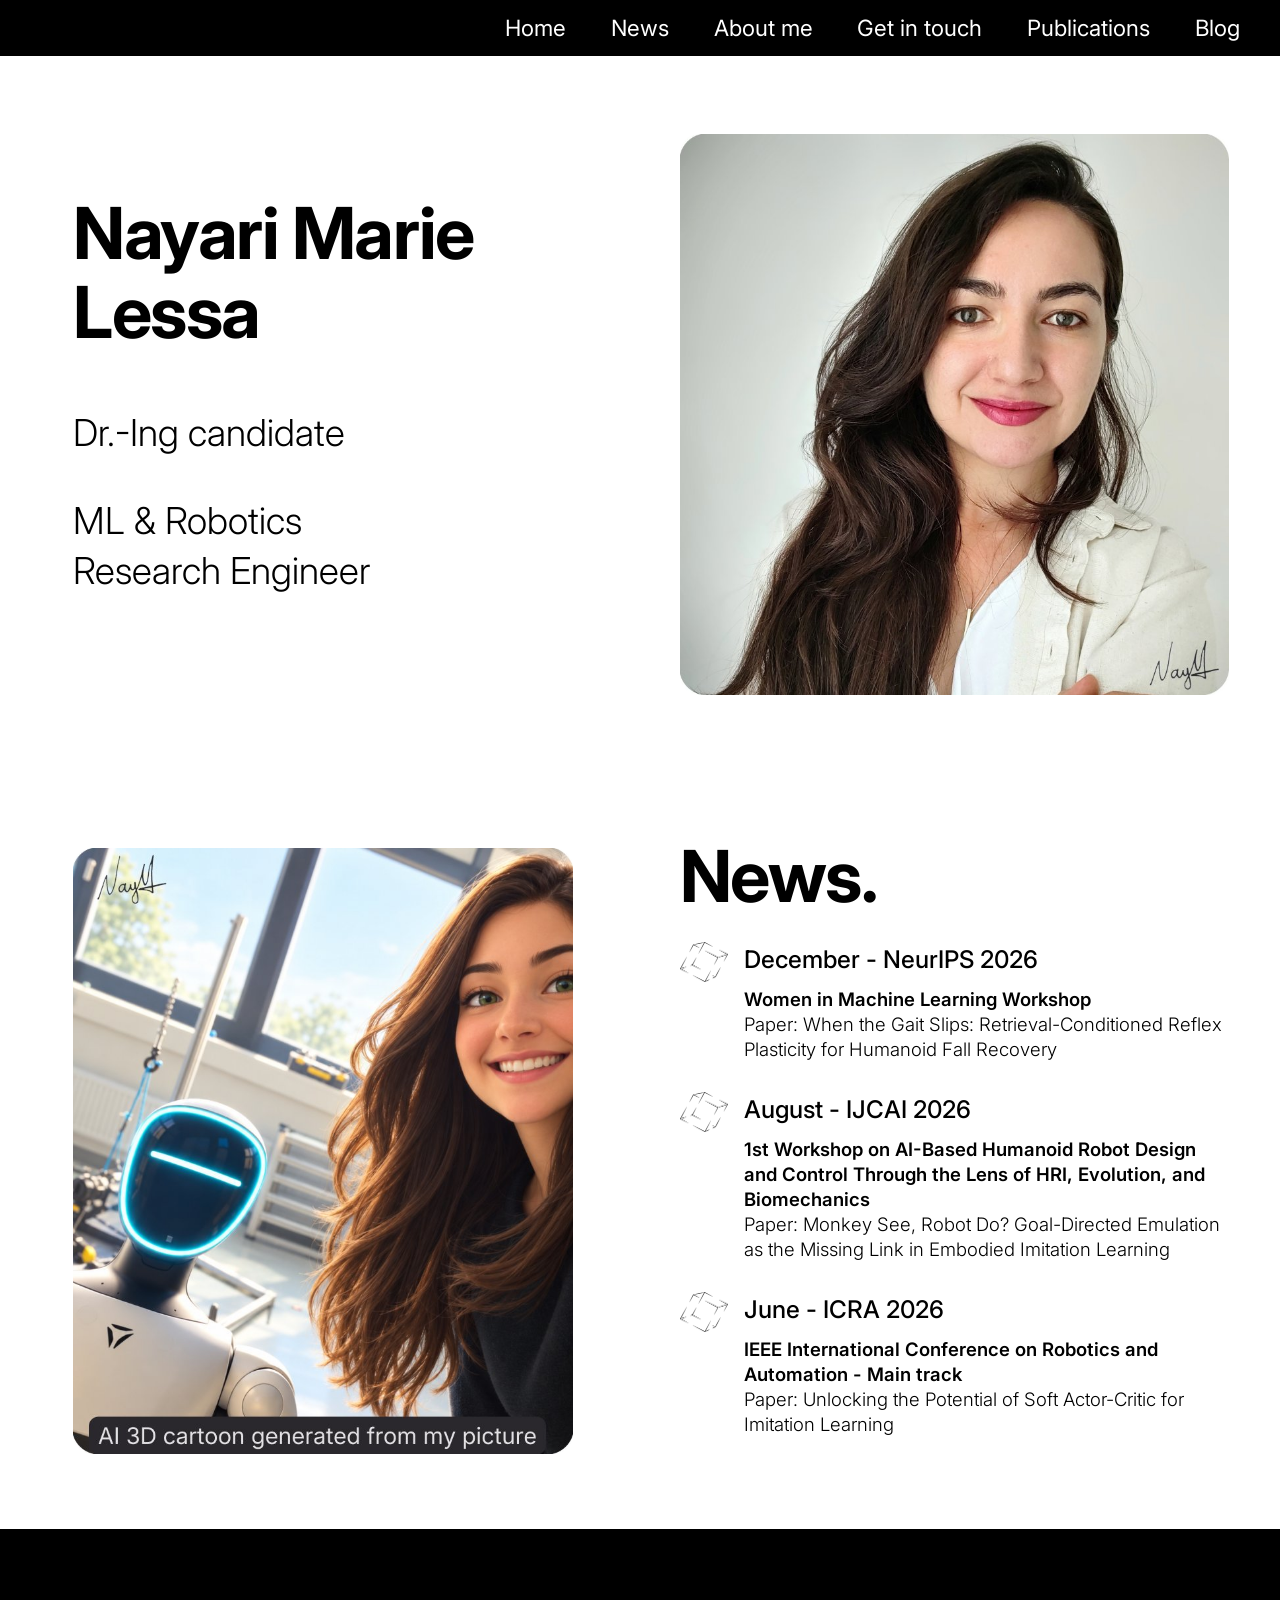
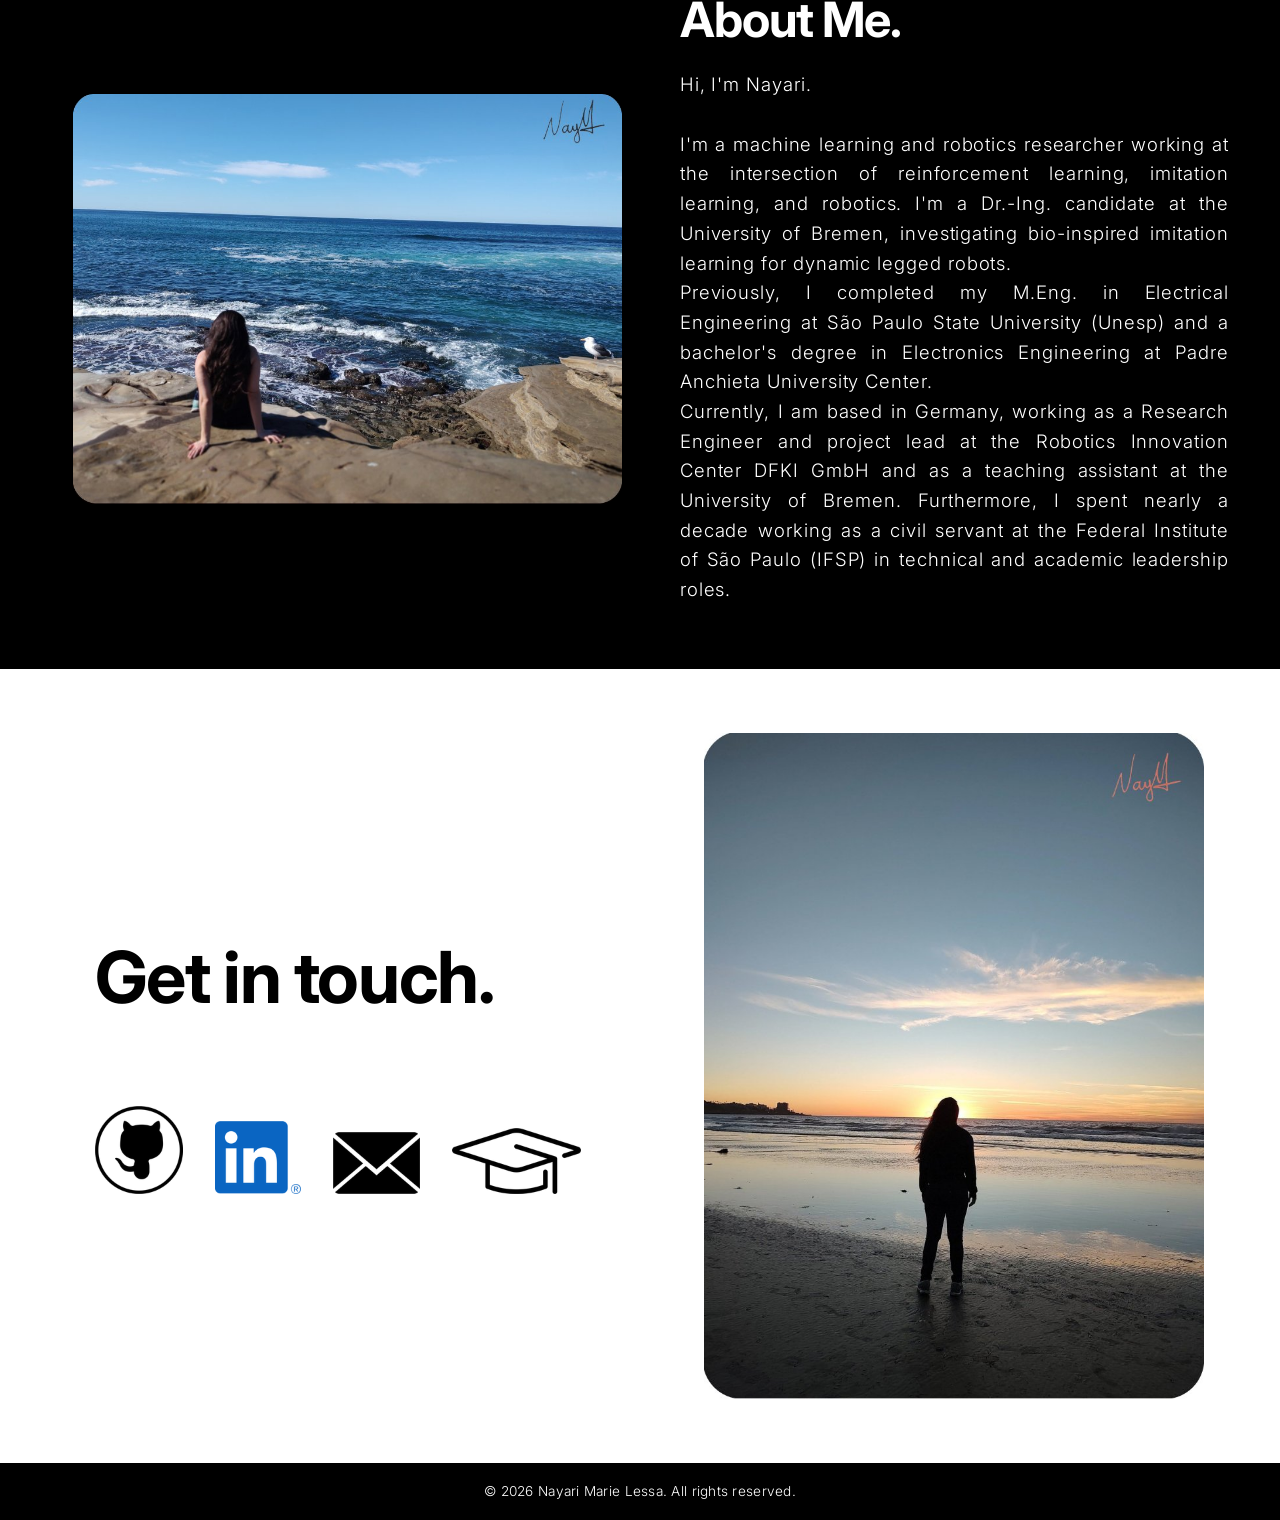
<file: index.html>
<!DOCTYPE html>
<html lang="en">
<head>
  <meta charset="UTF-8">
  <meta name="viewport" content="width=device-width, initial-scale=1">
  <meta name="robots" content="noai, noimageai">
  <meta name="tdm-reservation" content="1">
  <title>Nayari Marie Lessa</title>
  <link rel="preconnect" href="https://fonts.googleapis.com">
  <link rel="preconnect" href="https://fonts.gstatic.com" crossorigin>
  <link href="https://fonts.googleapis.com/css2?family=Inter:wght@300;400;500;600;700&display=swap" rel="stylesheet">
  <link rel="stylesheet" href="style.css">
</head>
<body>
  <nav class="nav" aria-label="Main">
    <ul>
      <li><a href="#home">Home</a></li>
      <li><a href="#news">News</a></li>
      <li><a href="#about">About me</a></li>
      <li><a href="#contact">Get in touch</a></li>
      <li><a href="sections/publications.html">Publications</a></li>
      <li><a href="sections/blog.html">Blog</a></li>
    </ul>
  </nav>

  <main>

    <section id="home" class="split hero">
      <div>
        <h1>Nayari Marie<br>Lessa</h1>
        <p>Dr.-Ing candidate</p>
        <p>ML &amp; Robotics<br>Research Engineer</p>
      </div>
      <img class="card" src="sections/images/hero.jpg" alt="Portrait of Nayari Marie Lessa" width="829" height="847">
    </section>

    <section id="news" class="split news">
      <img class="card" src="sections/images/news_cartoon.jpg" alt="AI 3D cartoon of Nayari taking a selfie with a humanoid robot, generated from her picture" width="758" height="918">

      <div>
        <h2>News.</h2>
        <ul class="news-list">
          <li>
            <img src="sections/images/icons/cube.png" alt="" width="48" height="40">
            <div>
              <h3>December - NeurIPS 2026</h3>
              <p class="venue">Women in Machine Learning Workshop</p>
              <p class="paper">Paper: When the Gait Slips: Retrieval-Conditioned Reflex Plasticity for Humanoid Fall Recovery</p>
            </div>
          </li>
          <li>
            <img src="sections/images/icons/cube.png" alt="" width="48" height="40">
            <div>
              <h3>August - IJCAI 2026</h3>
              <p class="venue">1st Workshop on AI-Based Humanoid Robot Design and Control Through the Lens of HRI, Evolution, and Biomechanics</p>
              <p class="paper">Paper: Monkey See, Robot Do? Goal-Directed Emulation as the Missing Link in Embodied Imitation Learning</p>
            </div>
          </li>
          <li>
            <img src="sections/images/icons/cube.png" alt="" width="48" height="40">
            <div>
              <h3>June - ICRA 2026</h3>
              <p class="venue">IEEE International Conference on Robotics and Automation - Main track</p>
              <p class="paper">Paper: Unlocking the Potential of Soft Actor-Critic for Imitation Learning</p>
            </div>
          </li>
        </ul>
      </div>
    </section>

    <section id="about" class="split about">
      <img class="card" src="sections/images/about_photo.jpg" alt="Nayari sitting on coastal rocks looking out at the ocean" width="937" height="700">

      <div>
        <h2>About Me.</h2>
        <p>Hi, I'm Nayari.</p>
        <p>
          I'm a machine learning and robotics researcher working at the intersection of
          reinforcement learning, imitation learning, and robotics. I'm a Dr.-Ing. candidate at the
          University of Bremen, investigating bio-inspired imitation learning for dynamic legged robots.
        </p>
        <p>
          Previously, I completed my M.Eng. in Electrical Engineering at São Paulo State University
          (Unesp) and a bachelor's degree in Electronics Engineering at Padre Anchieta University Center.
        </p>
        <p>
          Currently, I am based in Germany, working as a Research Engineer and project lead at the
          Robotics Innovation Center DFKI GmbH and as a teaching assistant at the University of Bremen.
          Furthermore, I spent nearly a decade working as a civil servant at the Federal Institute of
          São Paulo (IFSP) in technical and academic leadership roles.
        </p>
      </div>
    </section>

    <section id="contact" class="split contact">
      <div>
        <h2>Get in touch.</h2>
        <ul class="icons">
          <li><a href="https://github.com/nayariml" aria-label="GitHub"><img src="sections/images/icons/github.png" alt="" width="88" height="88"></a></li>
          <li><a href="https://www.linkedin.com/in/nayari/" aria-label="LinkedIn"><img src="sections/images/icons/linkedin.png" alt="" width="86" height="73"></a></li>
          <li><a href="mailto:nayari.lessa@gmail.com" aria-label="Email"><img src="sections/images/icons/email.png" alt="" width="87" height="62"></a></li>
          <li><a href="https://scholar.google.com/citations?user=GLQmtKgAAAAJ&amp;hl=en" aria-label="Google Scholar"><img src="sections/images/icons/scholar.png" alt="" width="129" height="66"></a></li>
        </ul>
      </div>
      <img class="card" src="sections/images/contact_beach.jpg" alt="Silhouette of Nayari on a beach at sunset" width="762" height="1016">
    </section>

  </main>

  <footer class="footer">
    <p>&copy; 2026 Nayari Marie Lessa. All rights reserved.</p>
  </footer>
</body>
</html>
</file>
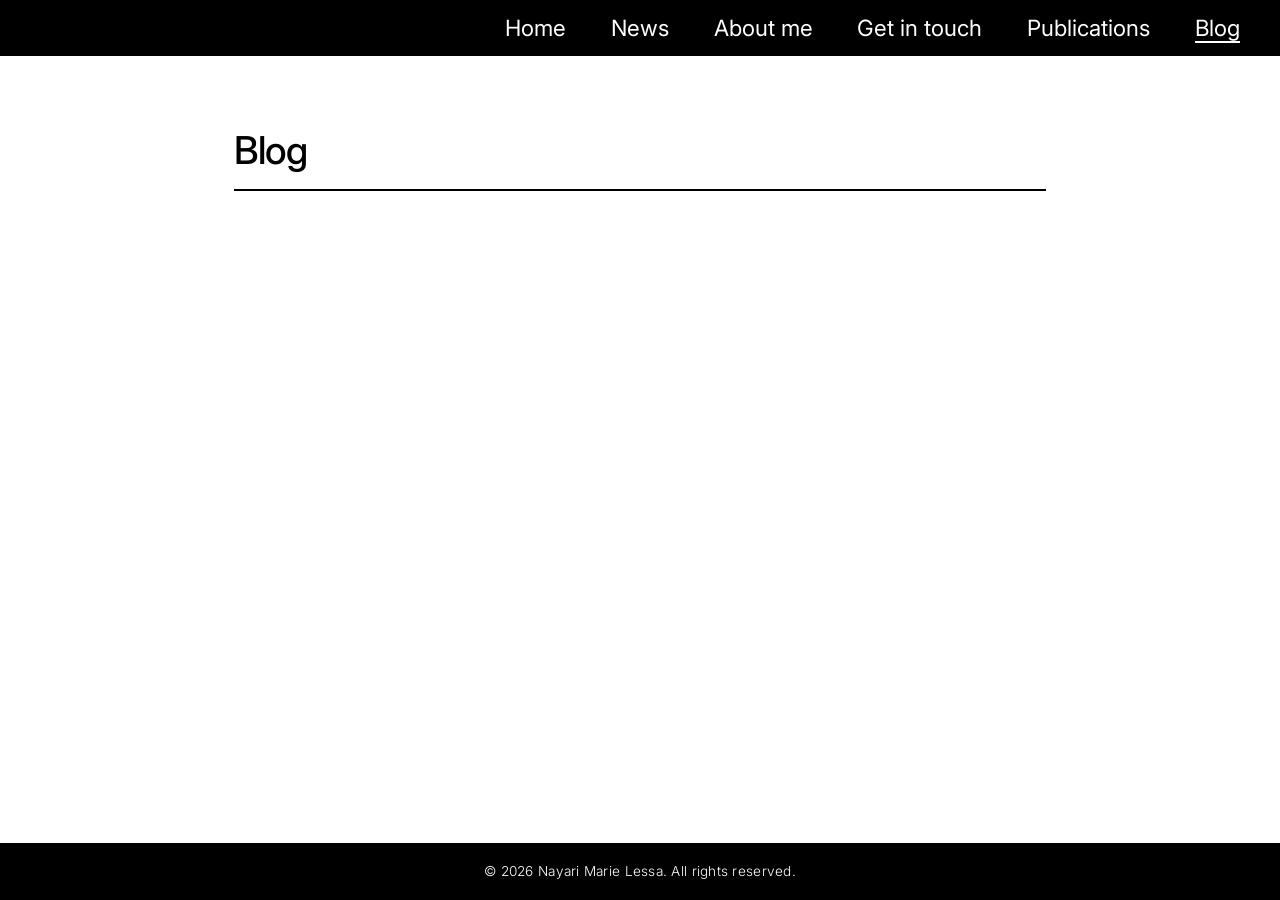
<file: sections/blog.html>
<!DOCTYPE html>
<html lang="en">
<head>
  <meta charset="UTF-8">
  <meta name="viewport" content="width=device-width, initial-scale=1">
  <meta name="robots" content="noai, noimageai">
  <meta name="tdm-reservation" content="1">
  <title>Blog · Nayari Marie Lessa</title>
  <link rel="preconnect" href="https://fonts.googleapis.com">
  <link rel="preconnect" href="https://fonts.gstatic.com" crossorigin>
  <link href="https://fonts.googleapis.com/css2?family=Inter:wght@300;400;500;600;700&display=swap" rel="stylesheet">
  <link rel="stylesheet" href="../style.css">
</head>
<body>
  <nav class="nav" aria-label="Main">
    <ul>
      <li><a href="../index.html#home">Home</a></li>
      <li><a href="../index.html#news">News</a></li>
      <li><a href="../index.html#about">About me</a></li>
      <li><a href="../index.html#contact">Get in touch</a></li>
      <li><a href="publications.html">Publications</a></li>
      <li><a href="blog.html" aria-current="page">Blog</a></li>
    </ul>
  </nav>

  <main class="page">
    <h1>Blog</h1>
  </main>

  <footer class="footer">
    <p>&copy; 2026 Nayari Marie Lessa. All rights reserved.</p>
  </footer>
</body>
</html>
</file>
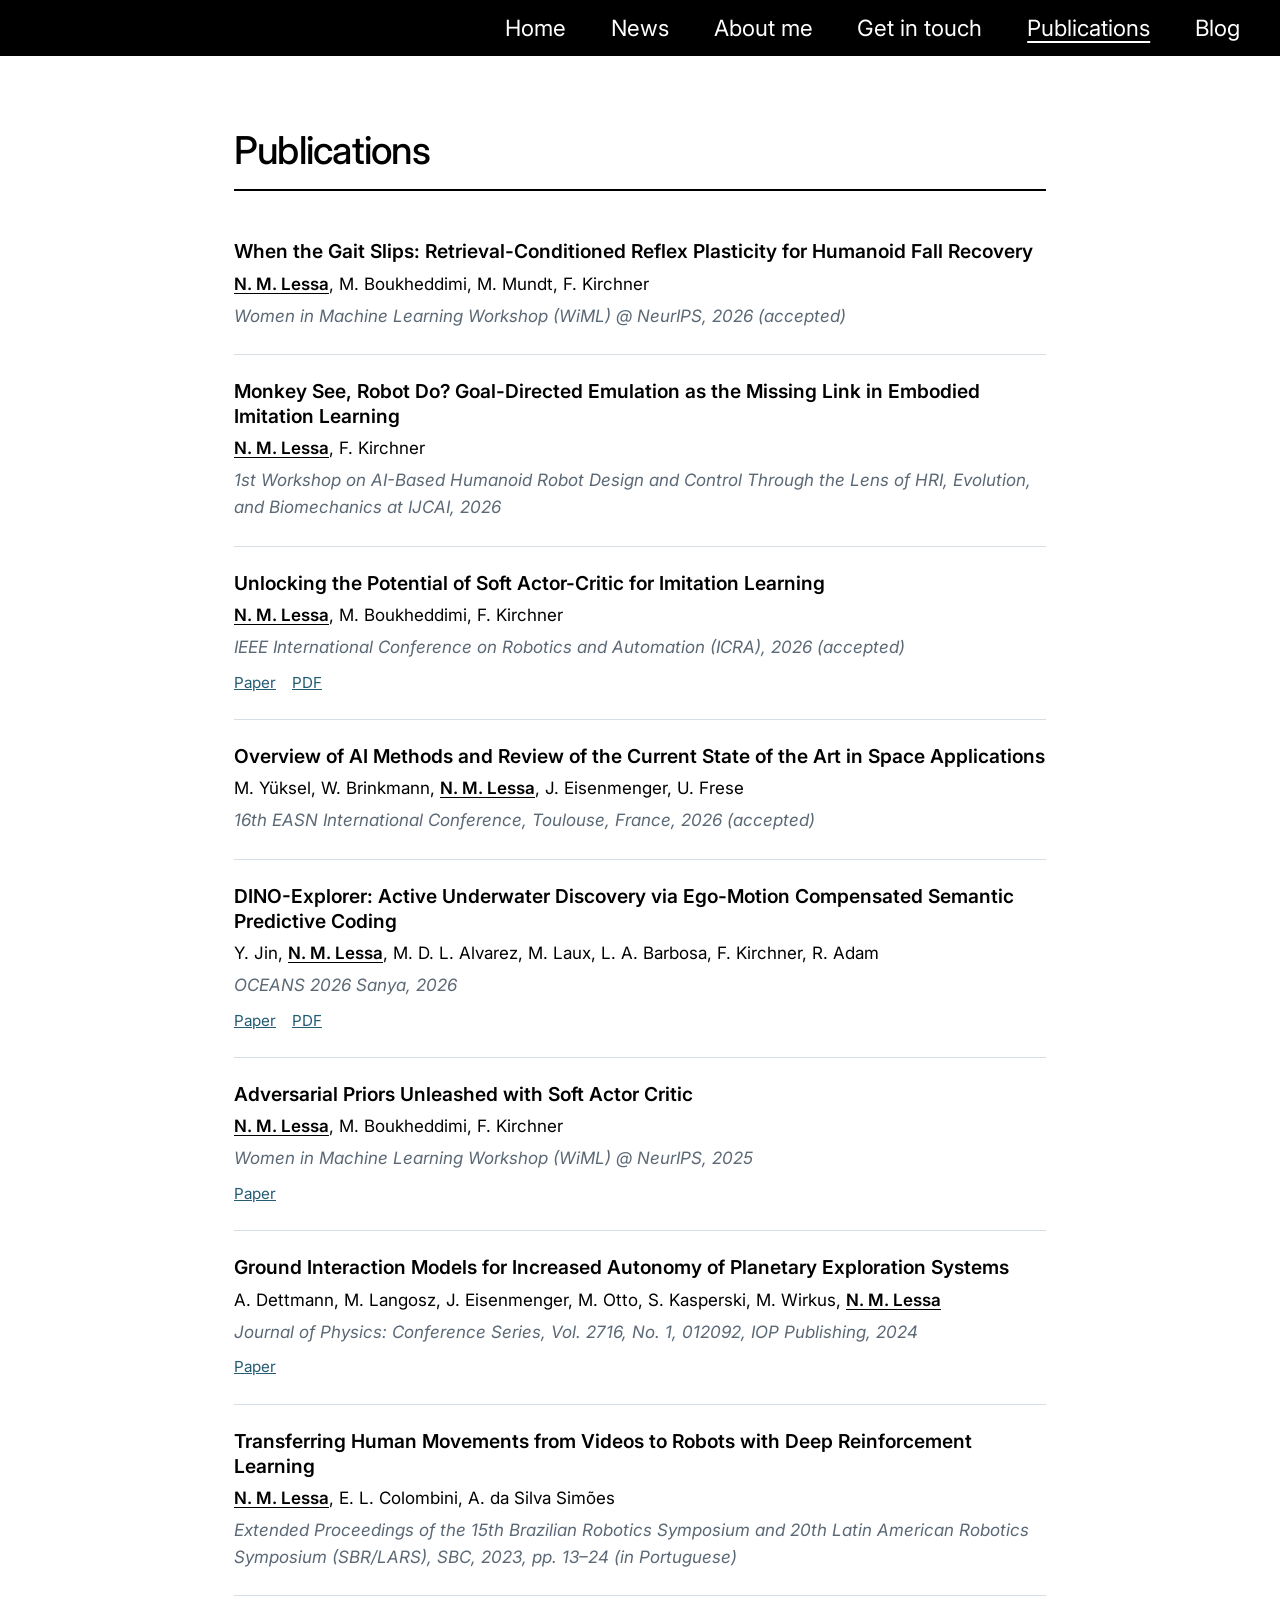
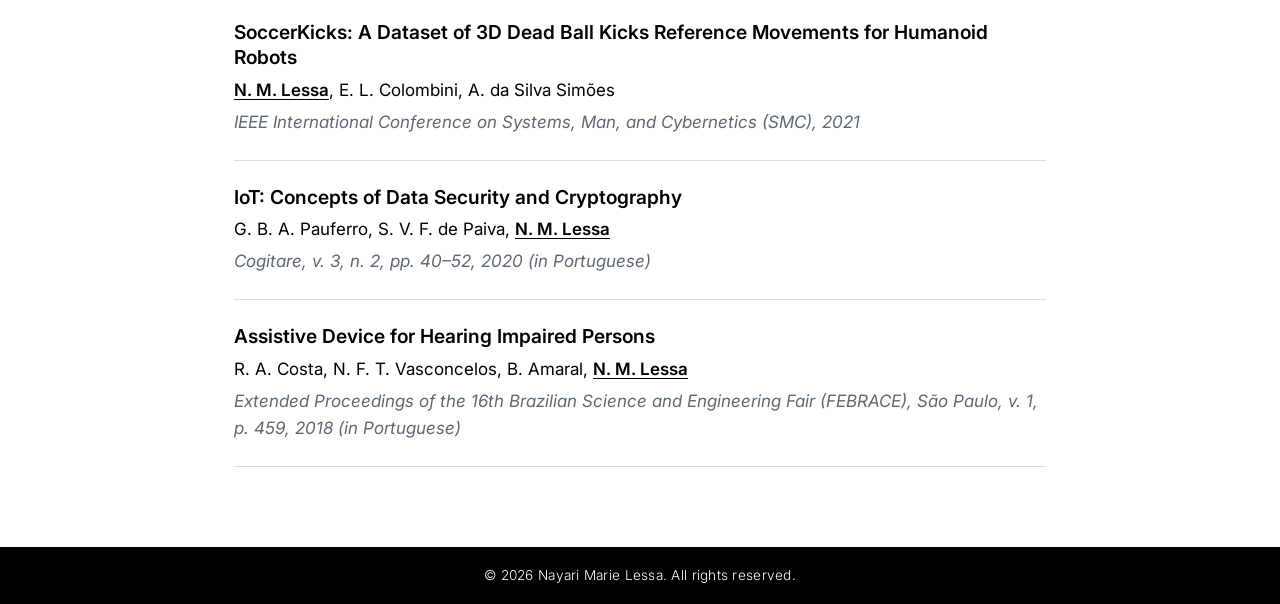
<file: sections/publications.html>
<!DOCTYPE html>
<html lang="en">
<head>
  <meta charset="UTF-8">
  <meta name="viewport" content="width=device-width, initial-scale=1">
  <meta name="robots" content="noai, noimageai">
  <meta name="tdm-reservation" content="1">
  <title>Publications · Nayari Marie Lessa</title>
  <link rel="preconnect" href="https://fonts.googleapis.com">
  <link rel="preconnect" href="https://fonts.gstatic.com" crossorigin>
  <link href="https://fonts.googleapis.com/css2?family=Inter:wght@300;400;500;600;700&display=swap" rel="stylesheet">
  <link rel="stylesheet" href="../style.css">
</head>
<body>
  <nav class="nav" aria-label="Main">
    <ul>
      <li><a href="../index.html#home">Home</a></li>
      <li><a href="../index.html#news">News</a></li>
      <li><a href="../index.html#about">About me</a></li>
      <li><a href="../index.html#contact">Get in touch</a></li>
      <li><a href="publications.html" aria-current="page">Publications</a></li>
      <li><a href="blog.html">Blog</a></li>
    </ul>
  </nav>

  <main class="page">
    <h1>Publications</h1>

      <ul class="pub-list">

        <li class="pub">
          <div>
            <h3>When the Gait Slips: Retrieval-Conditioned Reflex Plasticity for Humanoid Fall Recovery</h3>
            <p class="authors">
              <span class="me">N. M. Lessa</span>, M. Boukheddimi, M. Mundt, F. Kirchner
            </p>
            <p class="venue">Women in Machine Learning Workshop (WiML) @ NeurIPS, 2026 (accepted)</p>
          </div>
        </li>

        <li class="pub">
          <div>
            <h3>Monkey See, Robot Do? Goal-Directed Emulation as the Missing Link in Embodied Imitation Learning</h3>
            <p class="authors">
              <span class="me">N. M. Lessa</span>, F. Kirchner
            </p>
            <p class="venue">1st Workshop on AI-Based Humanoid Robot Design and Control Through the Lens of HRI, Evolution, and Biomechanics at IJCAI, 2026</p>
          </div>
        </li>

        <li class="pub">
          <div>
            <h3>Unlocking the Potential of Soft Actor-Critic for Imitation Learning</h3>
            <p class="authors">
              <span class="me">N. M. Lessa</span>, M. Boukheddimi, F. Kirchner
            </p>
            <p class="venue">IEEE International Conference on Robotics and Automation (ICRA), 2026 (accepted)</p>
            <div class="links">
              <a href="https://arxiv.org/abs/2509.24539">Paper</a>
              <a href="https://arxiv.org/pdf/2509.24539">PDF</a>
            </div>
          </div>
        </li>

        <li class="pub">
          <div>
            <h3>Overview of AI Methods and Review of the Current State of the Art in Space Applications</h3>
            <p class="authors">
              M. Yüksel, W. Brinkmann, <span class="me">N. M. Lessa</span>, J. Eisenmenger, U. Frese
            </p>
            <p class="venue">16th EASN International Conference, Toulouse, France, 2026 (accepted)</p>
          </div>
        </li>

        <li class="pub">
          <div>
            <h3>DINO-Explorer: Active Underwater Discovery via Ego-Motion Compensated Semantic Predictive Coding</h3>
            <p class="authors">
              Y. Jin, <span class="me">N. M. Lessa</span>, M. D. L. Alvarez, M. Laux, L. A. Barbosa, F. Kirchner, R. Adam
            </p>
            <p class="venue">OCEANS 2026 Sanya, 2026</p>
            <div class="links">
              <a href="https://arxiv.org/abs/2604.12933">Paper</a>
              <a href="https://arxiv.org/pdf/2604.12933">PDF</a>
            </div>
          </div>
        </li>

        <li class="pub">
          <div>
            <h3>Adversarial Priors Unleashed with Soft Actor Critic</h3>
            <p class="authors">
              <span class="me">N. M. Lessa</span>, M. Boukheddimi, F. Kirchner
            </p>
            <p class="venue">Women in Machine Learning Workshop (WiML) @ NeurIPS, 2025</p>
            <div class="links">
              <a href="https://openreview.net/forum?id=b1z1724uiZ">Paper</a>
            </div>
          </div>
        </li>

        <li class="pub">
          <div>
            <h3>Ground Interaction Models for Increased Autonomy of Planetary Exploration Systems</h3>
            <p class="authors">
              A. Dettmann, M. Langosz, J. Eisenmenger, M. Otto, S. Kasperski, M. Wirkus, <span class="me">N. M. Lessa</span>
            </p>
            <p class="venue">Journal of Physics: Conference Series, Vol. 2716, No. 1, 012092, IOP Publishing, 2024</p>
            <div class="links">
              <a href="https://doi.org/10.1088/1742-6596/2716/1/012092">Paper</a>
            </div>
          </div>
        </li>

        <li class="pub">
          <div>
            <h3>Transferring Human Movements from Videos to Robots with Deep Reinforcement Learning</h3>
            <p class="authors">
              <span class="me">N. M. Lessa</span>, E. L. Colombini, A. da Silva Simões
            </p>
            <p class="venue">Extended Proceedings of the 15th Brazilian Robotics Symposium and 20th Latin American Robotics Symposium (SBR/LARS), SBC, 2023, pp. 13–24 (in Portuguese)</p>
          </div>
        </li>

        <li class="pub">
          <div>
            <h3>SoccerKicks: A Dataset of 3D Dead Ball Kicks Reference Movements for Humanoid Robots</h3>
            <p class="authors">
              <span class="me">N. M. Lessa</span>, E. L. Colombini, A. da Silva Simões
            </p>
            <p class="venue">IEEE International Conference on Systems, Man, and Cybernetics (SMC), 2021</p>
          </div>
        </li>

        <li class="pub">
          <div>
            <h3>IoT: Concepts of Data Security and Cryptography</h3>
            <p class="authors">
              G. B. A. Pauferro, S. V. F. de Paiva, <span class="me">N. M. Lessa</span>
            </p>
            <p class="venue">Cogitare, v. 3, n. 2, pp. 40–52, 2020 (in Portuguese)</p>
          </div>
        </li>

        <li class="pub">
          <div>
            <h3>Assistive Device for Hearing Impaired Persons</h3>
            <p class="authors">
              R. A. Costa, N. F. T. Vasconcelos, B. Amaral, <span class="me">N. M. Lessa</span>
            </p>
            <p class="venue">Extended Proceedings of the 16th Brazilian Science and Engineering Fair (FEBRACE), São Paulo, v. 1, p. 459, 2018 (in Portuguese)</p>
          </div>
        </li>

      </ul>
  </main>

  <footer class="footer">
    <p>&copy; 2026 Nayari Marie Lessa. All rights reserved.</p>
  </footer>
</body>
</html>
</file>
<file: style.css>
:root {
  --paper: #FFFFFF;
  --ink: #000000;
  --muted: #5B6875;
  --rule: #D8DEE5;
  --accent: #245C73;
  --dark: #000000;
  --on-dark: #FFFFFF;
  --nav-h: 56px;
}
* { box-sizing: border-box; }
html { scroll-behavior: smooth; scroll-padding-top: var(--nav-h); }
body {
  margin: 0;
  background: var(--paper);
  color: var(--ink);
  font-family: "Inter", "Helvetica Neue", Arial, sans-serif;
  font-size: 17px;
  line-height: 1.6;
  min-height: 100vh;
  display: flex;
  flex-direction: column;
}
body > main { flex: 1 0 auto; width: 100%; }
a { color: var(--accent); }
a:focus-visible { outline: 2px solid currentColor; outline-offset: 3px; }
img { display: block; max-width: 100%; }

.nav {
  position: sticky;
  top: 0;
  z-index: 10;
  height: var(--nav-h);
  background: var(--dark);
  display: flex;
  justify-content: flex-end;
  align-items: center;
  padding: 0 2.5rem;
}
.nav ul { display: flex; gap: clamp(2rem, 3.5vw, 3.5rem); margin: 0; padding: 0; list-style: none; }
.nav a {
  color: var(--on-dark);
  text-decoration: none;
  font-size: clamp(1rem, 1.75vw, 1.55rem);
  white-space: nowrap;
}
.nav a:hover, .nav a[aria-current="page"] { text-decoration: underline; text-underline-offset: 5px; }

.split {
  display: grid;
  grid-template-columns: 1fr 1fr;
  column-gap: 5%;
  align-items: center;
  padding: 4rem 4% 4rem 5.7%;
  min-height: min(calc(100vh - var(--nav-h)), 56vw);
}
.card { width: 100%; height: auto; border-radius: 20px; }
.split h2 { font-weight: 700; letter-spacing: -0.02em; line-height: 1.1; }

.hero h1 {
  font-size: clamp(2.6rem, 5.6vw, 5.5rem);
  font-weight: 700;
  line-height: 1.1;
  letter-spacing: -0.02em;
  margin: 0 0 3.5rem;
}
.hero p { font-size: clamp(1.4rem, 2.9vw, 2.6rem); font-weight: 300; line-height: 1.35; margin: 0 0 2.4rem; }
.hero .card { max-width: 560px; justify-self: end; }

.news > .card { max-width: 500px; }
.news h2 { font-size: clamp(2.6rem, 5.6vw, 5.5rem); margin: 0 0 1.5rem; }
.news-list { list-style: none; margin: 0; padding: 0; }
.news-list li {
  display: grid;
  grid-template-columns: 48px 1fr;
  column-gap: 1rem;
  margin-bottom: 1.75rem;
}
.news-list li > img { width: 48px; margin-top: 0.15rem; }
.news-list h3 { font-size: clamp(1.2rem, 1.9vw, 1.7rem); font-weight: 500; margin: 0 0 0.5rem; }
.news-list .venue { font-size: clamp(0.95rem, 1.45vw, 1.3rem); font-weight: 600; margin: 0; line-height: 1.35; }
.news-list .paper { font-size: clamp(0.95rem, 1.45vw, 1.3rem); font-weight: 300; margin: 0; line-height: 1.35; }

.about { background: var(--dark); color: var(--on-dark); }
.about h2 { font-size: clamp(2.2rem, 3.8vw, 3.6rem); margin: 0 0 1.5rem; }
.about p { font-size: clamp(1rem, 1.45vw, 1.3rem); font-weight: 300; letter-spacing: 0.05em; text-align: justify; margin: 0; }
.about p:first-of-type { margin-bottom: 1.6em; }

.contact > div { padding-left: 4%; }
.contact h2 { font-size: clamp(2.4rem, 5.6vw, 5.5rem); margin: 0; }
.contact .card { max-width: 500px; justify-self: center; }
.icons { display: flex; flex-wrap: wrap; align-items: flex-end; gap: clamp(1.25rem, 2.5vw, 2.5rem); margin: clamp(2rem, 7vw, 6.5rem) 0 0; padding: 0; list-style: none; }
.icons a { display: block; transition: opacity 0.15s; }
.icons a:hover { opacity: 0.6; }

.footer { background: var(--dark); color: var(--on-dark); text-align: center; padding: 1.1rem 1rem; }
.footer p { margin: 0; font-size: 0.85rem; font-weight: 300; letter-spacing: 0.02em; }

.page { max-width: 860px; margin: 0 auto; padding: 4rem 1.5rem 5rem; }
.page h1 {
  font-size: 2.4rem;
  font-weight: 500;
  letter-spacing: -0.02em;
  margin: 0 0 1.5rem;
  padding-bottom: 0.5rem;
  border-bottom: 2px solid var(--ink);
}
.pub-list { list-style: none; margin: 0; padding: 0; }
.pub { padding: 1.5rem 0; border-bottom: 1px solid var(--rule); }
.pub h3 { font-size: 1.2rem; font-weight: 600; line-height: 1.3; margin: 0 0 0.4rem; }
.pub .authors { margin: 0 0 0.3rem; }
.pub .authors .me { font-weight: 600; text-decoration: underline; text-underline-offset: 3px; }
.pub .venue { margin: 0; color: var(--muted); font-style: italic; }
.pub .links { display: flex; gap: 1rem; margin-top: 0.6rem; font-size: 0.95rem; }

@media (max-width: 760px) {
  :root { --nav-h: 76px; }
  .nav { justify-content: center; padding: 0.5rem 1rem; }
  .nav ul { flex-wrap: wrap; justify-content: center; gap: 0.35rem 1.1rem; }
  .nav a { font-size: 0.95rem; }
  .split { grid-template-columns: 1fr; row-gap: 2rem; min-height: 0; padding: 3rem 1rem; }
  .hero h1 { margin-bottom: 2rem; }
  .hero p { margin-bottom: 1.2rem; }
  .hero .card, .contact .card { justify-self: center; }
  .about p { text-align: left; }
  .contact > div { padding-left: 0; }
  .icons { gap: 1.1rem; margin-top: 2rem; }
  .icons img { height: auto; width: auto; max-height: 50px; }
  .page { padding: 2.5rem 1rem 4rem; }
}
</file>
